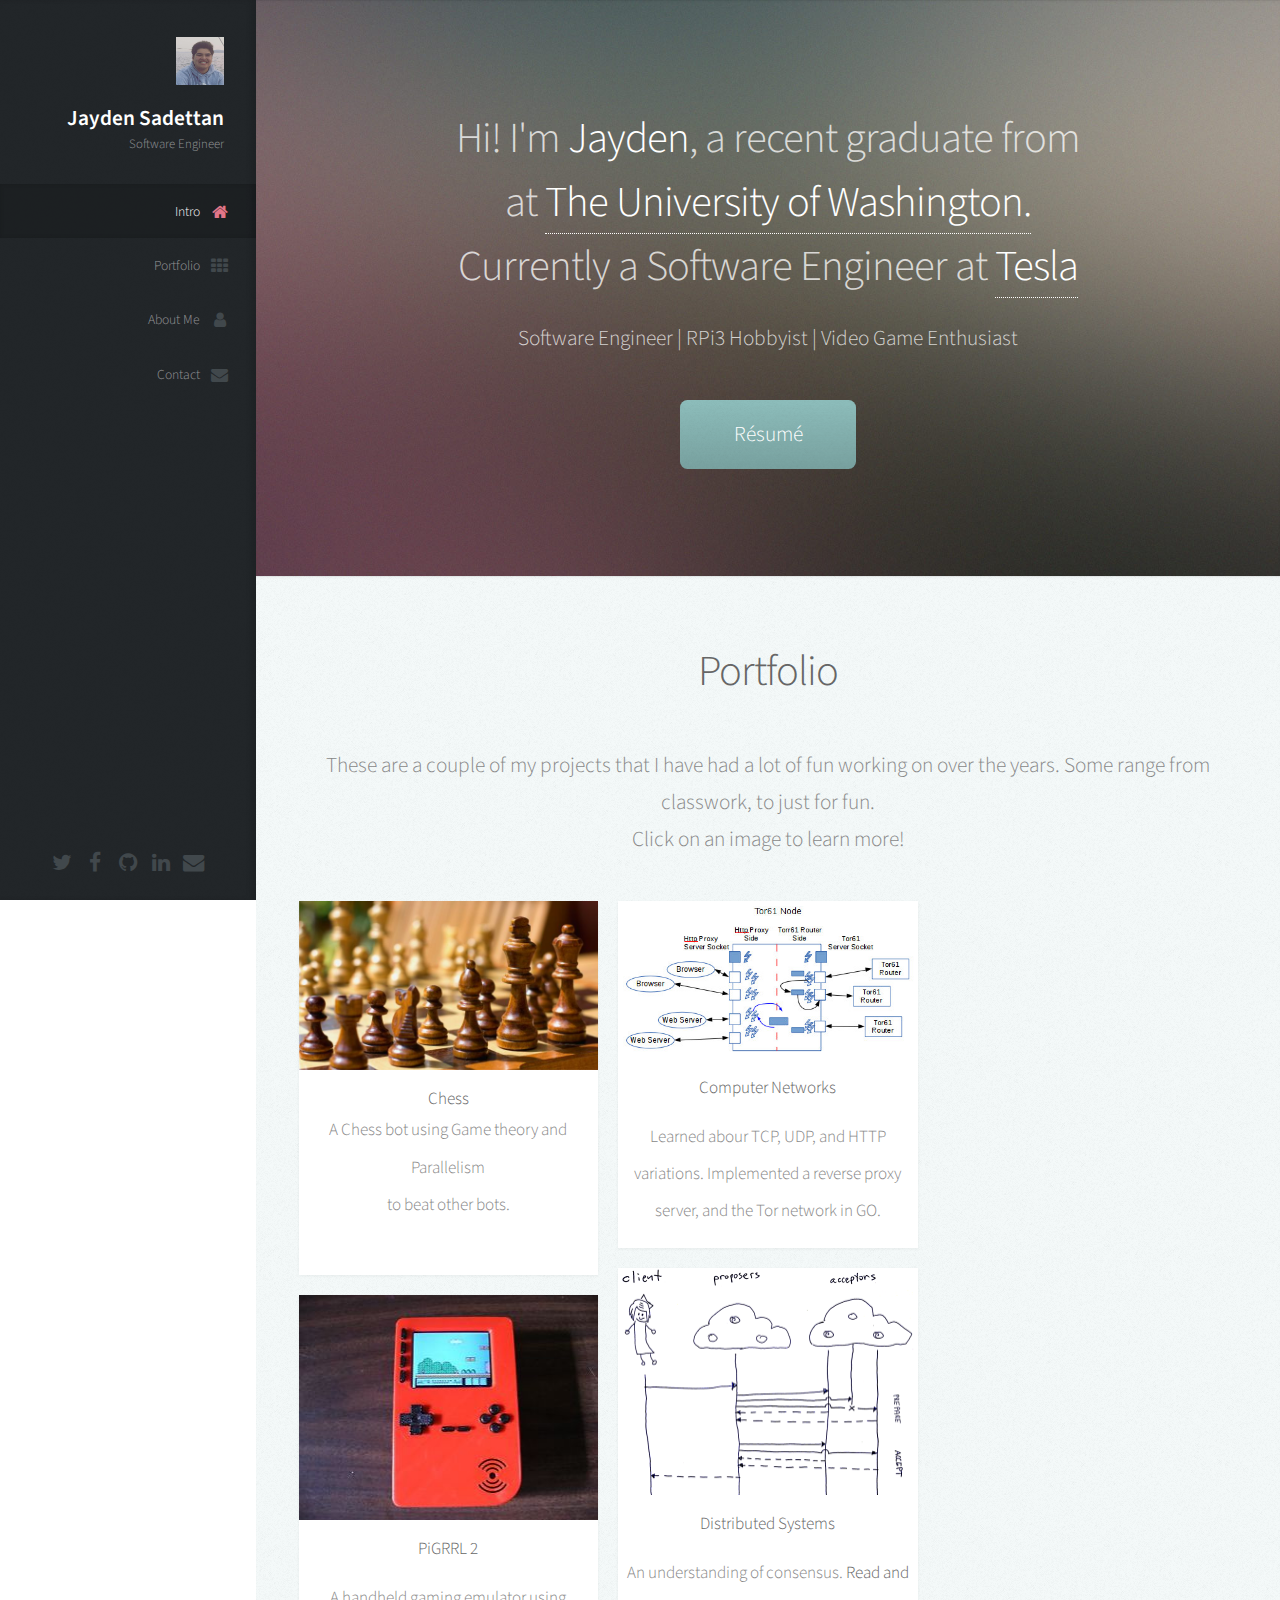
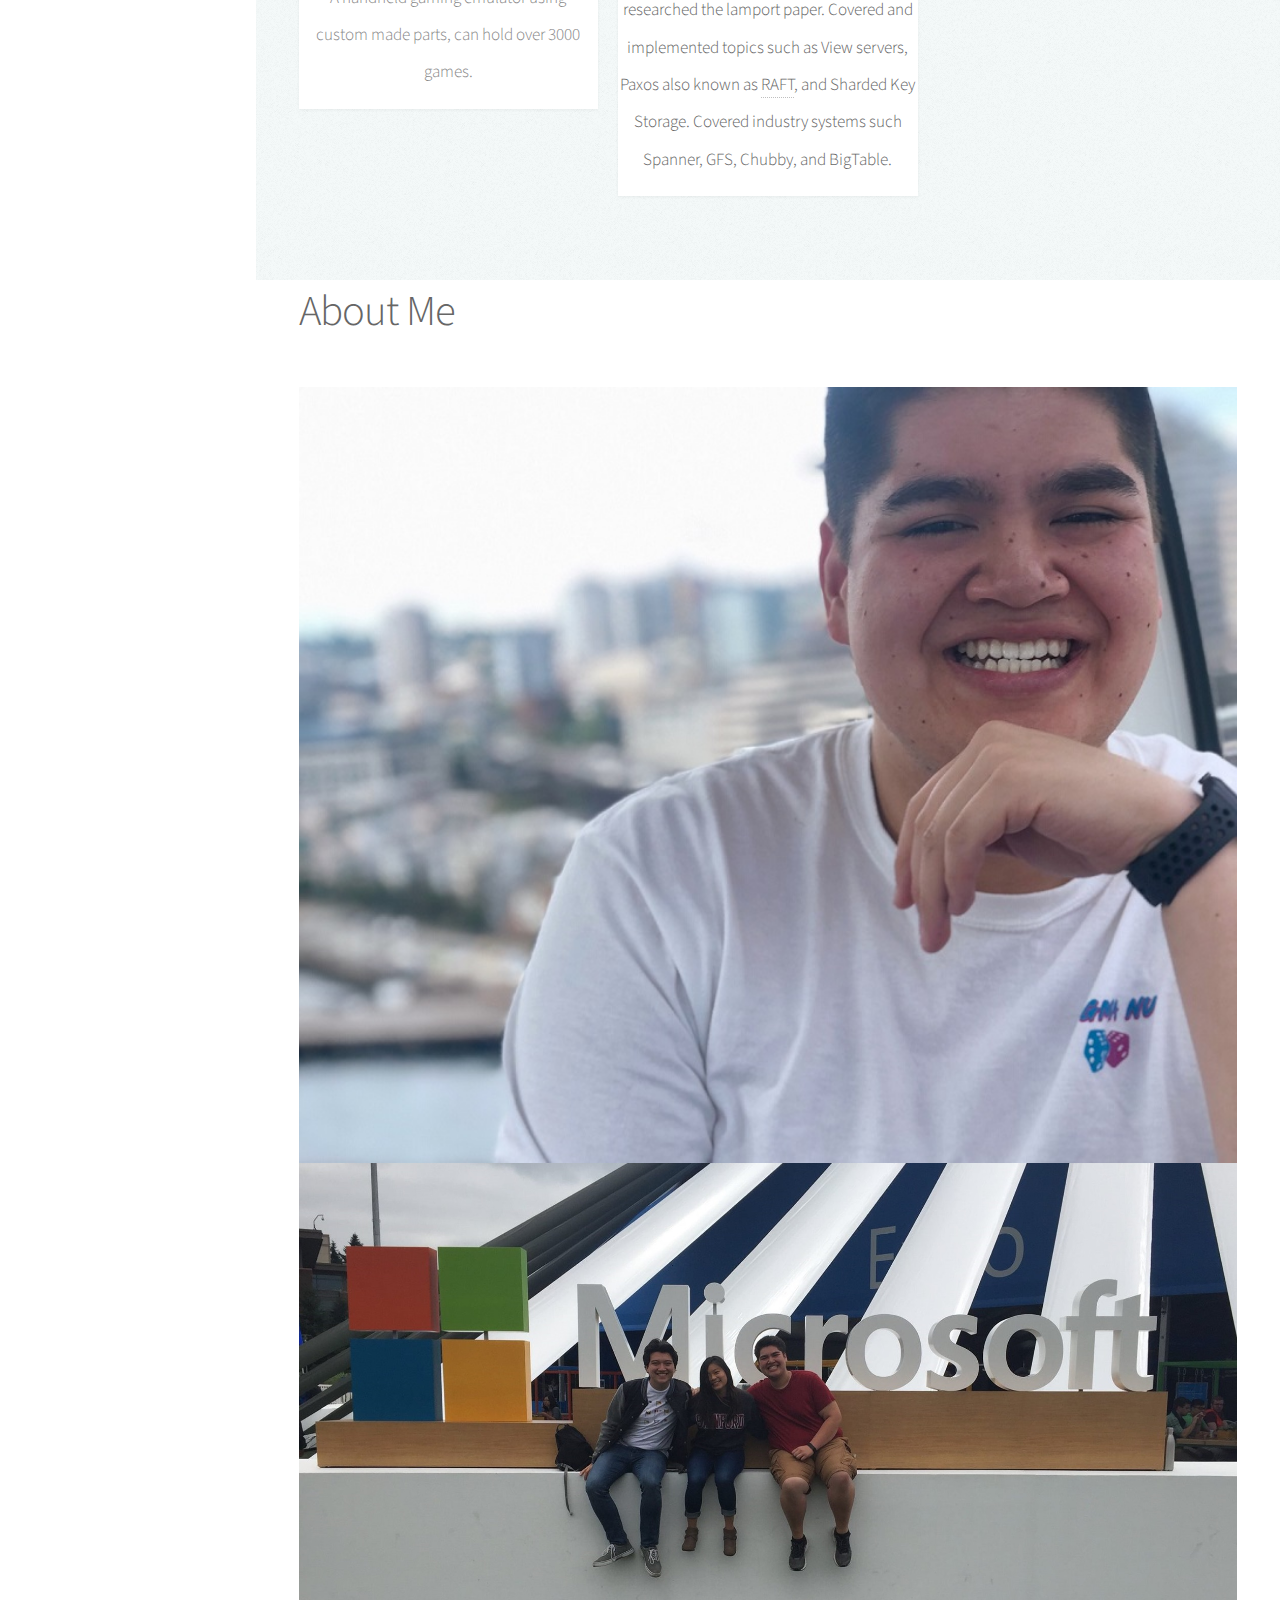
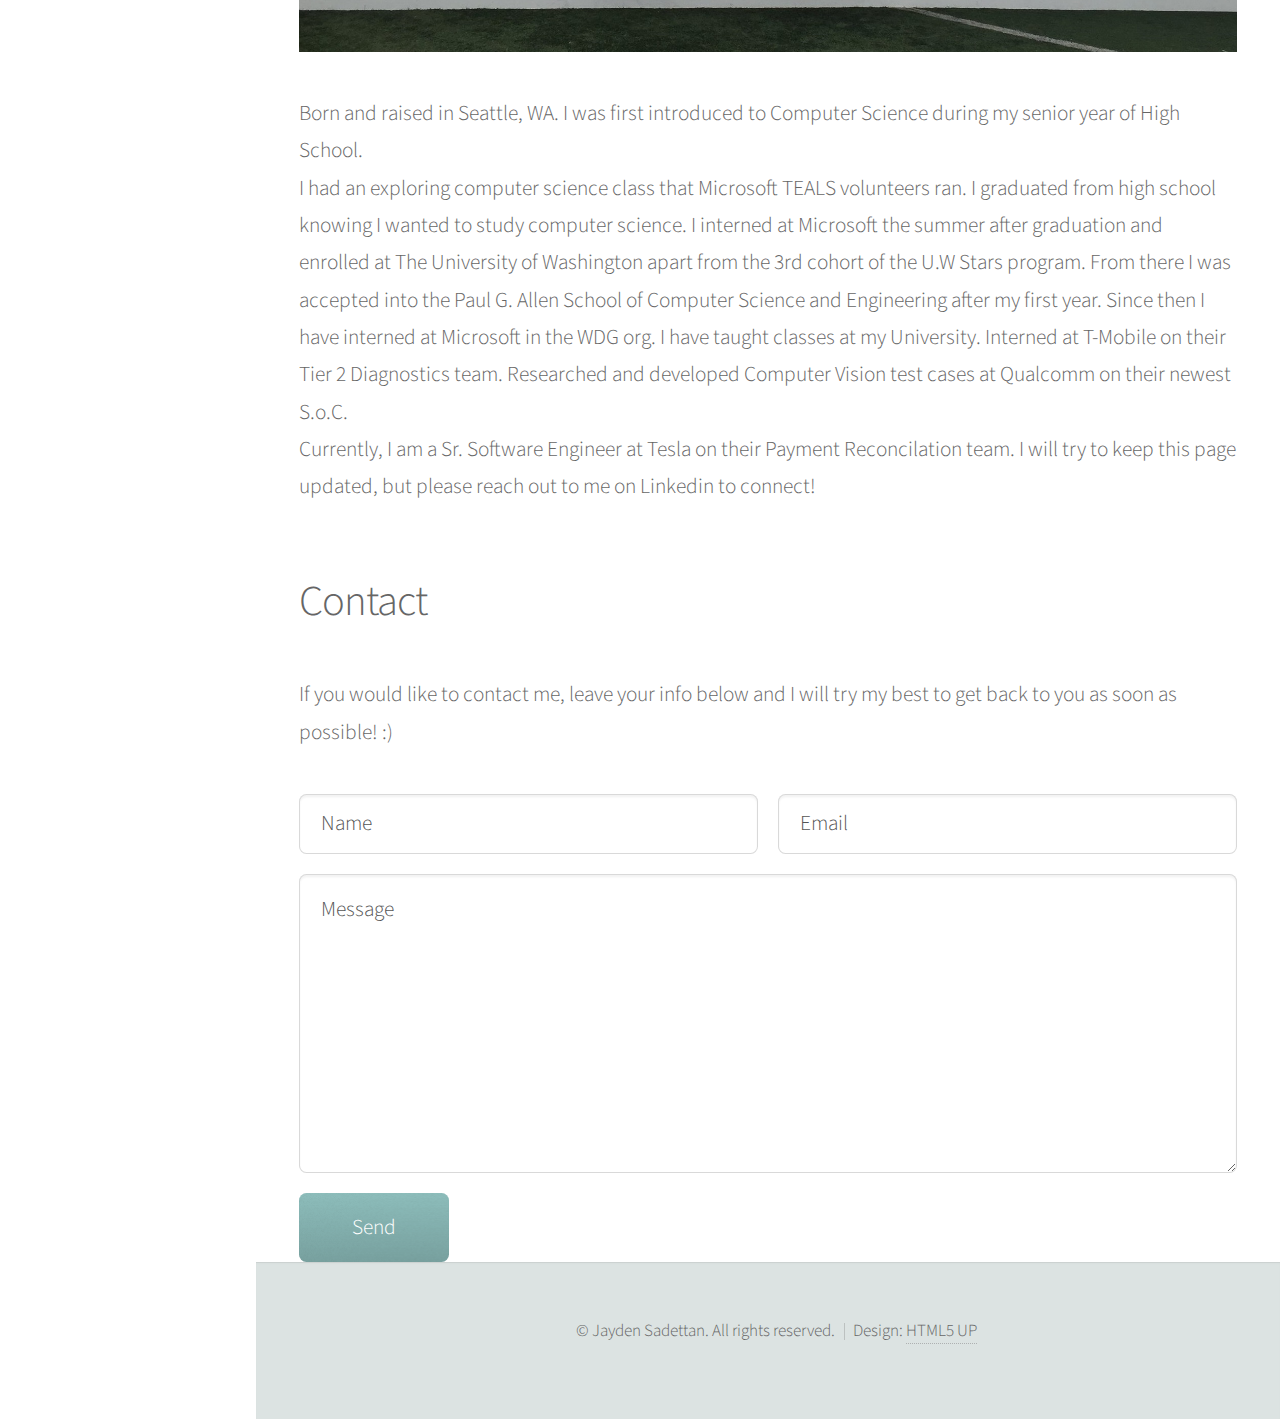
<file: index.html>
<!DOCTYPE HTML>
<!--
	Prologue by HTML5 UP
	html5up.net | @ajlkn
	Free for personal and commercial use under the CCA 3.0 license (html5up.net/license)
-->
<html>
	<head>
		<title>Jayden Sadettan</title>
		<link rel="SHORTCUT ICON" href="jayden.ico" type="image/x-icon" />
		<link rel="icon" href="jayden.ico" type="image/ico" />
		<meta charset="utf-8" />
		<meta name="viewport" content="width=device-width, initial-scale=1, user-scalable=no" />
		<meta name="google-site-verification" content="77uRRPDQAMk3LFwAulBMLuFWcBADPo8f1dS_6eEubFs" />
		<link rel="stylesheet" href="assets/css/main.css" />
	</head>
	<body class="is-preload">

		<!-- Header -->
			<div id="header">

				<div class="top">

					<!-- Logo -->
						<div id="logo">
							<span class="image avatar48"><img src="images/boatcrop.jpg" alt="" /></span>
							<h1 id="title">Jayden Sadettan</h1>
							<p>Software Engineer</p>
						</div>

					<!-- Nav -->
						<nav id="nav">
							<ul>
								<li><a href="#top" id="top-link"><span class="icon fa-home">Intro</span></a></li>
								<li><a href="#portfolio" id="portfolio-link"><span class="icon fa-th">Portfolio</span></a></li>
								<li><a href="#about" id="about-link"><span class="icon fa-user">About Me</span></a></li>
								<li><a href="#contact" id="contact-link"><span class="icon fa-envelope">Contact</span></a></li>
							</ul>
						</nav>

				</div>

				<div class="bottom">

					<!-- Social Icons -->
						<ul class="icons">
							<li><a target="_blank" rel="noopener noreferrer" href="https://twitter.com/JaydenSadettan" class="icon fa-twitter"><span class="label">Twitter</span></a></li>
							<li><a target="_blank" rel="noopener noreferrer" href="https://www.facebook.com/JaydenSadettan" class="icon fa-facebook"><span class="label">Facebook</span></a></li>
							<li><a target="_blank" rel="noopener noreferrer" href="https://www.github.com/jaydensadettan" class="icon fa-github"><span class="label">Github</span></a></li>
							<li><a target="_blank" rel="noopener noreferrer" href="https://www.linkedin.com/in/jaydensadettan/" class="icon fa-linkedin"><span class="label">Dribbble</span></a></li>
							<li><a target="_blank" rel="noopener noreferrer" href="mailto:jaysadettan@gmail.com" class="icon fa-envelope"><span class="label">Email</span></a></li>
						</ul>

				</div>

			</div>

		<!-- Main -->
			<div id="main">

				<!-- Intro -->
					<section id="top" class="one dark cover">
						<div class="container">

							<header>
								<h2 class="alt">Hi! I'm <strong>Jayden</strong>, a recent graduate from <br />
								at <a href="http://www.washington.edu/">The University of Washington.</a> <br /> 
								Currently a Software Engineer at <a href="https://www.tesla.com/">Tesla</a></h2>
								<p>Software Engineer | RPi3 Hobbyist | Video Game Enthusiast</p>
							</header>

							<footer>
								<a target="_blank" rel="noopener noreferrer" href="Resume.pdf" class="button scrolly">Résumé</a>
							</footer>

						</div>
					</section>

				<!-- Portfolio -->
					<section id="portfolio" class="two">
						<div class="container">

							<header>
								<h2>Portfolio</h2>
							</header>

							<p>These are a couple of my projects that I have had a lot of fun working on over the years.
								Some range from classwork, to just for fun. <br/>
								Click on an image to learn more! </p>

							<div class="row" >
								<div class="col-4 col-12-mobile">
									<article class="item">
										<a href="images/p3.pdf" class="image fit"><img src="images/chess.jpeg" alt="" /></a>
										<header>
											<a href="https://courses.cs.washington.edu/courses/cse332/18wi/assignments/projects/p3/spec3.pdf">
											<h3 >Chess</h3>
											<p> A Chess bot using Game theory and Parallelism <br /> to beat other bots.</p> 
											</a>
										</header>
									</article>
									<article class="item">
										<a href="https://learn.adafruit.com/pigrrl-2/overview" class="image fit"><img src="images/pigrrl2.jpg" alt="" /></a>
										<header>
											<h3 >PiGRRL 2</h3>
											<p> A handheld gaming emulator using <br />
											custom made parts, can hold over 3000 games.</p> 
										</header>
									</article>
								</div>
								<div class="col-4 col-12-mobile">
									<article class="item">
										<a href="https://courses.cs.washington.edu/courses/cse461/19sp/projects/projTor61/projTor61.html" class="image fit"><img src="images/tor.jpg" alt="" /></a>
										<header>
											<h3 >Computer Networks</h3>
											<p> Learned abour TCP, UDP, and HTTP variations. Implemented a reverse proxy server, and the Tor network in GO.</p> 
										</header>
									</article>
									<article class="item">
										<a href="https://courses.cs.washington.edu/courses/cse452/19sp/" class="image fit"><img src="images/paxos.png" alt="" /></a>
										<header>
											<h3 >Distributed Systems</h3>
											<p> An understanding of consensus. <b/>
											Read and researched the lamport paper. Covered and implemented topics such as View servers, Paxos also known as <a href="https://raft.github.io/">RAFT</a>, and Sharded Key Storage.
											Covered industry systems such Spanner, GFS, Chubby, and BigTable.
											</p> 
										</header>
									</article>
								</div>
							</div>
						</div>
					</section>

				<!-- About Me -->
					<section id="about" class="three">
						<div class="container">

							<header>
								<h2>About Me</h2>
							</header>
							<a class="image fit"><img src="images/me.JPG" alt="" /></a>
							<a class="image featured"><img src="images/Team.jpg" alt="" /></a>

							<p>Born and raised in Seattle, WA. I was first introduced to Computer Science during my senior year of High School. <br /> 
							I had an exploring computer science class that Microsoft TEALS volunteers ran. I graduated from high school knowing I wanted to study computer science. 
						I interned at Microsoft the summer after graduation and enrolled at The University of Washington apart from the 3rd cohort of the U.W Stars program. From there I was accepted into the Paul G. Allen School of Computer Science and Engineering after my first year. 
								Since then I have interned at Microsoft in the WDG org. I have taught classes at my University. Interned at T-Mobile on their Tier 2 Diagnostics team. Researched and developed Computer Vision test cases at Qualcomm on their newest S.o.C. <br /> 
						Currently, I am a Sr. Software Engineer at Tesla on their Payment Reconcilation team. I will try to keep this page updated, but please reach out to me on Linkedin to connect!</p>

						</div>
					</section>

				<!-- Contact -->
					<section id="contact" class="four">
						<div class="container">

							<header>
								<h2>Contact</h2>
							</header>

							<p>If you would like to contact me, leave your info below and I will try my best to get back to you as soon as possible! :) </p>

							<form action="https://formspree.io/jaysadettan@gmail.com" method="POST">
								<div class="row">
									<div class="col-6 col-12-mobile"><input type="text" name="name" placeholder="Name" /></div>
									<div class="col-6 col-12-mobile"><input type="text" name="_replyto" placeholder="Email" /></div>
									<div class="col-12">
										<textarea name="message" placeholder="Message"></textarea>
									</div>
									<div class="col-12">
										<input type="submit" value="Send" />
									</div>
								</div>
							</form>

						</div>
					</section>

			</div>

		<!-- Footer -->
			<div id="footer">

				<!-- Copyright -->
					<ul class="copyright">
						<li>&copy; Jayden Sadettan. All rights reserved.</li><li>Design: <a href="http://html5up.net">HTML5 UP</a></li>
					</ul>

			</div>

		<!-- Scripts -->
			<script src="assets/js/jquery.min.js"></script>
			<script src="assets/js/jquery.scrolly.min.js"></script>
			<script src="assets/js/jquery.scrollex.min.js"></script>
			<script src="assets/js/browser.min.js"></script>
			<script src="assets/js/breakpoints.min.js"></script>
			<script src="assets/js/util.js"></script>
			<script src="assets/js/main.js"></script>

	</body>
</html>
</file>
<file: assets/css/main.css>
@import url("font-awesome.min.css");
@import url("https://fonts.googleapis.com/css?family=Source+Sans+Pro:300,300italic,400,600");

/*
	Prologue by HTML5 UP
	html5up.net | @ajlkn
	Free for personal and commercial use under the CCA 3.0 license (html5up.net/license)
*/

html, body, div, span, applet, object,
iframe, h1, h2, h3, h4, h5, h6, p, blockquote,
pre, a, abbr, acronym, address, big, cite,
code, del, dfn, em, img, ins, kbd, q, s, samp,
small, strike, strong, sub, sup, tt, var, b,
u, i, center, dl, dt, dd, ol, ul, li, fieldset,
form, label, legend, table, caption, tbody,
tfoot, thead, tr, th, td, article, aside,
canvas, details, embed, figure, figcaption,
footer, header, hgroup, menu, nav, output, ruby,
section, summary, time, mark, audio, video {
	margin: 0;
	padding: 0;
	border: 0;
	font-size: 100%;
	font: inherit;
	vertical-align: baseline;}

article, aside, details, figcaption, figure,
footer, header, hgroup, menu, nav, section {
	display: block;}

body {
	line-height: 1;
}

ol, ul {
	list-style: none;
}

blockquote, q {
	quotes: none;
}

	blockquote:before, blockquote:after, q:before, q:after {
		content: '';
		content: none;
	}

table {
	border-collapse: collapse;
	border-spacing: 0;
}

body {
	-webkit-text-size-adjust: none;
}

mark {
	background-color: transparent;
	color: inherit;
}

input::-moz-focus-inner {
	border: 0;
	padding: 0;
}

input, select, textarea {
	-moz-appearance: none;
	-webkit-appearance: none;
	-ms-appearance: none;
	appearance: none;
}

/* Basic */

	html {
		box-sizing: border-box;
	}

	*, *:before, *:after {
		box-sizing: inherit;
	}

	body {
		background: #fff;
		font-family: 'Source Sans Pro', sans-serif;
		font-size: 19pt;
		font-weight: 300;
		line-height: 1.75em;
		color: #888;
	}

		body.is-preload *, body.is-preload *:before, body.is-preload *:after {
			-moz-animation: none !important;
			-webkit-animation: none !important;
			-ms-animation: none !important;
			animation: none !important;
			-moz-transition: none !important;
			-webkit-transition: none !important;
			-ms-transition: none !important;
			transition: none !important;
		}

	input, textarea, select {
		font-family: 'Source Sans Pro', sans-serif;
		font-size: 19pt;
		font-weight: 300;
		line-height: 1.75em;
		color: #888;
	}

	h1, h2, h3, h4, h5, h6 {
		font-weight: 300;
		color: #666;
		line-height: 1.5em;
	}

	h1 a, h2 a, h3 a, h4 a, h5 a, h6 a {
		color: inherit;
		text-decoration: none;
	}

		h1 a strong, h2 a strong, h3 a strong, h4 a strong, h5 a strong, h6 a strong {
			color: #333;
		}

	h2 {
		font-size: 2em;
		letter-spacing: -1px;
	}

		h2.alt {
			color: #888;
		}

			h2.alt strong {
				color: #666;
			}

	h3 {
		font-size: 1.5em;
	}

	header {
		margin: 0 0 2em 0;
	}

		header > p {
			margin: 1em 0 0 0;
		}

	footer {
		margin: 2em 0 0 0;
	}

	strong, b {
		font-weight: 300;
		color: #666;
	}

	em, i {
		font-style: italic;
	}

	a {
		text-decoration: none;
		color: inherit;
		border-bottom: dotted 1px rgba(128, 128, 128, 0.5);
		-moz-transition: color 0.35s ease-in-out, border-bottom-color 0.35s ease-in-out;
		-webkit-transition: color 0.35s ease-in-out, border-bottom-color 0.35s ease-in-out;
		-ms-transition: color 0.35s ease-in-out, border-bottom-color 0.35s ease-in-out;
		transition: color 0.35s ease-in-out, border-bottom-color 0.35s ease-in-out;
		outline: 0;
	}

		a:hover {
			color: #E27689;
			border-bottom-color: rgba(255, 255, 255, 0);
		}

	sub {
		position: relative;
		top: 0.5em;
		font-size: 0.8em;
	}

	sup {
		position: relative;
		top: -0.5em;
		font-size: 0.8em;
	}

	hr {
		border: 0;
		border-top: solid 1px #ddd;
	}

	blockquote {
		border-left: solid 0.5em #ddd;
		padding: 1em 0 1em 2em;
		font-style: italic;
	}

	p, ul, ol, dl, table {
		margin-bottom: 2em;
	}

	br.clear {
		clear: both;
	}

/* Container */

	.container {
		margin: 0 auto;
		max-width: 100%;
		width: 1400px;
	}

		@media screen and (min-width: 961px) and (max-width: 1880px) {

			.container {
				width: 1200px;
			}

		}

		@media screen and (min-width: 961px) and (max-width: 1620px) {

			.container {
				width: 960px;
			}

		}

		@media screen and (min-width: 961px) and (max-width: 1320px) {

			.container {
				width: 100%;
			}

		}

		@media screen and (max-width: 960px) {

			.container {
				width: 100%;
			}

		}

		@media screen and (max-width: 736px) {

			.container {
				width: 100%;
			}

		}

/* Row */

	.row {
		display: flex;
		flex-wrap: wrap;
		box-sizing: border-box;
		align-items: stretch;
	}

		.row > * {
			box-sizing: border-box;
		}

		.row.gtr-uniform > * > :last-child {
			margin-bottom: 0;
		}

		.row.aln-left {
			justify-content: flex-start;
		}

		.row.aln-center {
			justify-content: center;
		}

		.row.aln-right {
			justify-content: flex-end;
		}

		.row.aln-top {
			align-items: flex-start;
		}

		.row.aln-middle {
			align-items: center;
		}

		.row.aln-bottom {
			align-items: flex-end;
		}

		.row > .imp {
			order: -1;
		}

		.row > .col-1 {
			width: 8.3333333333%;
		}

		.row > .off-1 {
			margin-left: 8.3333333333%;
		}

		.row > .col-2 {
			width: 16.6666666667%;
		}

		.row > .off-2 {
			margin-left: 16.6666666667%;
		}

		.row > .col-3 {
			width: 25%;
		}

		.row > .off-3 {
			margin-left: 25%;
		}

		.row > .col-4 {
			width: 33.3333333333%;
		}

		.row > .off-4 {
			margin-left: 33.3333333333%;
		}

		.row > .col-5 {
			width: 41.6666666667%;
		}

		.row > .off-5 {
			margin-left: 41.6666666667%;
		}

		.row > .col-6 {
			width: 50%;
		}

		.row > .off-6 {
			margin-left: 50%;
		}

		.row > .col-7 {
			width: 58.3333333333%;
		}

		.row > .off-7 {
			margin-left: 58.3333333333%;
		}

		.row > .col-8 {
			width: 66.6666666667%;
		}

		.row > .off-8 {
			margin-left: 66.6666666667%;
		}

		.row > .col-9 {
			width: 75%;
		}

		.row > .off-9 {
			margin-left: 75%;
		}

		.row > .col-10 {
			width: 83.3333333333%;
		}

		.row > .off-10 {
			margin-left: 83.3333333333%;
		}

		.row > .col-11 {
			width: 91.6666666667%;
		}

		.row > .off-11 {
			margin-left: 91.6666666667%;
		}

		.row > .col-12 {
		    display: block;
			margin-left: auto;
    		margin-right: auto;
			width: 100%;
		}

		.row > .off-12 {
			margin-left: 100%;
		}

		.row.gtr-0 {
			margin-top: 0px;
			margin-left: 0px;
		}

			.row.gtr-0 > * {
				padding: 0px 0 0 0px;
			}

			.row.gtr-0.gtr-uniform {
				margin-top: 0px;
			}

				.row.gtr-0.gtr-uniform > * {
					padding-top: 0px;
				}

		.row.gtr-25 {
			margin-top: -10px;
			margin-left: -10px;
		}

			.row.gtr-25 > * {
				padding: 10px 0 0 10px;
			}

			.row.gtr-25.gtr-uniform {
				margin-top: -10px;
			}

				.row.gtr-25.gtr-uniform > * {
					padding-top: 10px;
				}

		.row.gtr-50 {
			margin-top: -20px;
			margin-left: -20px;
		}

			.row.gtr-50 > * {
				padding: 20px 0 0 20px;
			}

			.row.gtr-50.gtr-uniform {
				margin-top: -20px;
			}

				.row.gtr-50.gtr-uniform > * {
					padding-top: 20px;
				}

		.row {
			margin-top: -40px;
			margin-left: -40px;
		}

			.row > * {
				padding: 40px 0 0 40px;
			}

			.row.gtr-uniform {
				margin-top: -40px;
			}

				.row.gtr-uniform > * {
					padding-top: 40px;
				}

		.row.gtr-150 {
			margin-top: -60px;
			margin-left: -60px;
		}

			.row.gtr-150 > * {
				padding: 60px 0 0 60px;
			}

			.row.gtr-150.gtr-uniform {
				margin-top: -60px;
			}

				.row.gtr-150.gtr-uniform > * {
					padding-top: 60px;
				}

		.row.gtr-200 {
			margin-top: -80px;
			margin-left: -80px;
		}

			.row.gtr-200 > * {
				padding: 80px 0 0 80px;
			}

			.row.gtr-200.gtr-uniform {
				margin-top: -80px;
			}

				.row.gtr-200.gtr-uniform > * {
					padding-top: 80px;
				}

		@media screen and (min-width: 961px) and (max-width: 1880px) {

			.row {
				display: flex;
				flex-wrap: wrap;
				box-sizing: border-box;
				align-items: stretch;
			}

				.row > * {
					box-sizing: border-box;
				}

				.row.gtr-uniform > * > :last-child {
					margin-bottom: 0;
				}

				.row.aln-left {
					justify-content: flex-start;
				}

				.row.aln-center {
					justify-content: center;
				}

				.row.aln-right {
					justify-content: flex-end;
				}

				.row.aln-top {
					align-items: flex-start;
				}

				.row.aln-middle {
					align-items: center;
				}

				.row.aln-bottom {
					align-items: flex-end;
				}

				.row > .imp-wide {
					order: -1;
				}

				.row > .col-1-wide {
					width: 8.3333333333%;
				}

				.row > .off-1-wide {
					margin-left: 8.3333333333%;
				}

				.row > .col-2-wide {
					width: 16.6666666667%;
				}

				.row > .off-2-wide {
					margin-left: 16.6666666667%;
				}

				.row > .col-3-wide {
					width: 25%;
				}

				.row > .off-3-wide {
					margin-left: 25%;
				}

				.row > .col-4-wide {
					width: 33.3333333333%;
				}

				.row > .off-4-wide {
					margin-left: 33.3333333333%;
				}

				.row > .col-5-wide {
					width: 41.6666666667%;
				}

				.row > .off-5-wide {
					margin-left: 41.6666666667%;
				}

				.row > .col-6-wide {
					width: 50%;
				}

				.row > .off-6-wide {
					margin-left: 50%;
				}

				.row > .col-7-wide {
					width: 58.3333333333%;
				}

				.row > .off-7-wide {
					margin-left: 58.3333333333%;
				}

				.row > .col-8-wide {
					width: 66.6666666667%;
				}

				.row > .off-8-wide {
					margin-left: 66.6666666667%;
				}

				.row > .col-9-wide {
					width: 75%;
				}

				.row > .off-9-wide {
					margin-left: 75%;
				}

				.row > .col-10-wide {
					width: 83.3333333333%;
				}

				.row > .off-10-wide {
					margin-left: 83.3333333333%;
				}

				.row > .col-11-wide {
					width: 91.6666666667%;
				}

				.row > .off-11-wide {
					margin-left: 91.6666666667%;
				}

				.row > .col-12-wide {
					width: 100%;
				}

				.row > .off-12-wide {
					margin-left: 100%;
				}

				.row.gtr-0 {
					margin-top: 0px;
					margin-left: 0px;
				}

					.row.gtr-0 > * {
						padding: 0px 0 0 0px;
					}

					.row.gtr-0.gtr-uniform {
						margin-top: 0px;
					}

						.row.gtr-0.gtr-uniform > * {
							padding-top: 0px;
						}

				.row.gtr-25 {
					margin-top: -10px;
					margin-left: -10px;
				}

					.row.gtr-25 > * {
						padding: 10px 0 0 10px;
					}

					.row.gtr-25.gtr-uniform {
						margin-top: -10px;
					}

						.row.gtr-25.gtr-uniform > * {
							padding-top: 10px;
						}

				.row.gtr-50 {
					margin-top: -20px;
					margin-left: -20px;
				}

					.row.gtr-50 > * {
						padding: 20px 0 0 20px;
					}

					.row.gtr-50.gtr-uniform {
						margin-top: -20px;
					}

						.row.gtr-50.gtr-uniform > * {
							padding-top: 20px;
						}

				.row {
					margin-top: -40px;
					margin-left: -40px;
				}

					.row > * {
						padding: 40px 0 0 40px;
					}

					.row.gtr-uniform {
						margin-top: -40px;
					}

						.row.gtr-uniform > * {
							padding-top: 40px;
						}

				.row.gtr-150 {
					margin-top: -60px;
					margin-left: -60px;
				}

					.row.gtr-150 > * {
						padding: 60px 0 0 60px;
					}

					.row.gtr-150.gtr-uniform {
						margin-top: -60px;
					}

						.row.gtr-150.gtr-uniform > * {
							padding-top: 60px;
						}

				.row.gtr-200 {
					margin-top: -80px;
					margin-left: -80px;
				}

					.row.gtr-200 > * {
						padding: 80px 0 0 80px;
					}

					.row.gtr-200.gtr-uniform {
						margin-top: -80px;
					}

						.row.gtr-200.gtr-uniform > * {
							padding-top: 80px;
						}

		}

		@media screen and (min-width: 961px) and (max-width: 1620px) {

			.row {
				display: flex;
				flex-wrap: wrap;
				box-sizing: border-box;
				align-items: stretch;
			}

				.row > * {
					box-sizing: border-box;
				}

				.row.gtr-uniform > * > :last-child {
					margin-bottom: 0;
				}

				.row.aln-left {
					justify-content: flex-start;
				}

				.row.aln-center {
					justify-content: center;
				}

				.row.aln-right {
					justify-content: flex-end;
				}

				.row.aln-top {
					align-items: flex-start;
				}

				.row.aln-middle {
					align-items: center;
				}

				.row.aln-bottom {
					align-items: flex-end;
				}

				.row > .imp-normal {
					order: -1;
				}

				.row > .col-1-normal {
					width: 8.3333333333%;
				}

				.row > .off-1-normal {
					margin-left: 8.3333333333%;
				}

				.row > .col-2-normal {
					width: 16.6666666667%;
				}

				.row > .off-2-normal {
					margin-left: 16.6666666667%;
				}

				.row > .col-3-normal {
					width: 25%;
				}

				.row > .off-3-normal {
					margin-left: 25%;
				}

				.row > .col-4-normal {
					width: 33.3333333333%;
				}

				.row > .off-4-normal {
					margin-left: 33.3333333333%;
				}

				.row > .col-5-normal {
					width: 41.6666666667%;
				}

				.row > .off-5-normal {
					margin-left: 41.6666666667%;
				}

				.row > .col-6-normal {
					width: 50%;
				}

				.row > .off-6-normal {
					margin-left: 50%;
				}

				.row > .col-7-normal {
					width: 58.3333333333%;
				}

				.row > .off-7-normal {
					margin-left: 58.3333333333%;
				}

				.row > .col-8-normal {
					width: 66.6666666667%;
				}

				.row > .off-8-normal {
					margin-left: 66.6666666667%;
				}

				.row > .col-9-normal {
					width: 75%;
				}

				.row > .off-9-normal {
					margin-left: 75%;
				}

				.row > .col-10-normal {
					width: 83.3333333333%;
				}

				.row > .off-10-normal {
					margin-left: 83.3333333333%;
				}

				.row > .col-11-normal {
					width: 91.6666666667%;
				}

				.row > .off-11-normal {
					margin-left: 91.6666666667%;
				}

				.row > .col-12-normal {
					width: 100%;
				}

				.row > .off-12-normal {
					margin-left: 100%;
				}

				.row.gtr-0 {
					margin-top: 0px;
					margin-left: 0px;
				}

					.row.gtr-0 > * {
						padding: 0px 0 0 0px;
					}

					.row.gtr-0.gtr-uniform {
						margin-top: 0px;
					}

						.row.gtr-0.gtr-uniform > * {
							padding-top: 0px;
						}

				.row.gtr-25 {
					margin-top: -10px;
					margin-left: -10px;
				}

					.row.gtr-25 > * {
						padding: 10px 0 0 10px;
					}

					.row.gtr-25.gtr-uniform {
						margin-top: -10px;
					}

						.row.gtr-25.gtr-uniform > * {
							padding-top: 10px;
						}

				.row.gtr-50 {
					margin-top: -20px;
					margin-left: -20px;
				}

					.row.gtr-50 > * {
						padding: 20px 0 0 20px;
					}

					.row.gtr-50.gtr-uniform {
						margin-top: -20px;
					}

						.row.gtr-50.gtr-uniform > * {
							padding-top: 20px;
						}

				.row {
					margin-top: -40px;
					margin-left: -40px;
				}

					.row > * {
						padding: 40px 0 0 40px;
					}

					.row.gtr-uniform {
						margin-top: -40px;
					}

						.row.gtr-uniform > * {
							padding-top: 40px;
						}

				.row.gtr-150 {
					margin-top: -60px;
					margin-left: -60px;
				}

					.row.gtr-150 > * {
						padding: 60px 0 0 60px;
					}

					.row.gtr-150.gtr-uniform {
						margin-top: -60px;
					}

						.row.gtr-150.gtr-uniform > * {
							padding-top: 60px;
						}

				.row.gtr-200 {
					margin-top: -80px;
					margin-left: -80px;
				}

					.row.gtr-200 > * {
						padding: 80px 0 0 80px;
					}

					.row.gtr-200.gtr-uniform {
						margin-top: -80px;
					}

						.row.gtr-200.gtr-uniform > * {
							padding-top: 80px;
						}

		}

		@media screen and (min-width: 961px) and (max-width: 1320px) {

			.row {
				display: flex;
				flex-wrap: wrap;
				box-sizing: border-box;
				align-items: stretch;
			}

				.row > * {
					box-sizing: border-box;
				}

				.row.gtr-uniform > * > :last-child {
					margin-bottom: 0;
				}

				.row.aln-left {
					justify-content: flex-start;
				}

				.row.aln-center {
					justify-content: center;
				}

				.row.aln-right {
					justify-content: flex-end;
				}

				.row.aln-top {
					align-items: flex-start;
				}

				.row.aln-middle {
					align-items: center;
				}

				.row.aln-bottom {
					align-items: flex-end;
				}

				.row > .imp-narrow {
					order: -1;
				}

				.row > .col-1-narrow {
					width: 8.3333333333%;
				}

				.row > .off-1-narrow {
					margin-left: 8.3333333333%;
				}

				.row > .col-2-narrow {
					width: 16.6666666667%;
				}

				.row > .off-2-narrow {
					margin-left: 16.6666666667%;
				}

				.row > .col-3-narrow {
					width: 25%;
				}

				.row > .off-3-narrow {
					margin-left: 25%;
				}

				.row > .col-4-narrow {
					width: 33.3333333333%;
				}

				.row > .off-4-narrow {
					margin-left: 33.3333333333%;
				}

				.row > .col-5-narrow {
					width: 41.6666666667%;
				}

				.row > .off-5-narrow {
					margin-left: 41.6666666667%;
				}

				.row > .col-6-narrow {
					width: 50%;
				}

				.row > .off-6-narrow {
					margin-left: 50%;
				}

				.row > .col-7-narrow {
					width: 58.3333333333%;
				}

				.row > .off-7-narrow {
					margin-left: 58.3333333333%;
				}

				.row > .col-8-narrow {
					width: 66.6666666667%;
				}

				.row > .off-8-narrow {
					margin-left: 66.6666666667%;
				}

				.row > .col-9-narrow {
					width: 75%;
				}

				.row > .off-9-narrow {
					margin-left: 75%;
				}

				.row > .col-10-narrow {
					width: 83.3333333333%;
				}

				.row > .off-10-narrow {
					margin-left: 83.3333333333%;
				}

				.row > .col-11-narrow {
					width: 91.6666666667%;
				}

				.row > .off-11-narrow {
					margin-left: 91.6666666667%;
				}

				.row > .col-12-narrow {
					width: 100%;
				}

				.row > .off-12-narrow {
					margin-left: 100%;
				}

				.row.gtr-0 {
					margin-top: 0px;
					margin-left: 0px;
				}

					.row.gtr-0 > * {
						padding: 0px 0 0 0px;
					}

					.row.gtr-0.gtr-uniform {
						margin-top: 0px;
					}

						.row.gtr-0.gtr-uniform > * {
							padding-top: 0px;
						}

				.row.gtr-25 {
					margin-top: -5px;
					margin-left: -5px;
				}

					.row.gtr-25 > * {
						padding: 5px 0 0 5px;
					}

					.row.gtr-25.gtr-uniform {
						margin-top: -5px;
					}

						.row.gtr-25.gtr-uniform > * {
							padding-top: 5px;
						}

				.row.gtr-50 {
					margin-top: -10px;
					margin-left: -10px;
				}

					.row.gtr-50 > * {
						padding: 10px 0 0 10px;
					}

					.row.gtr-50.gtr-uniform {
						margin-top: -10px;
					}

						.row.gtr-50.gtr-uniform > * {
							padding-top: 10px;
						}

				.row {
					margin-top: -20px;
					margin-left: -20px;
				}

					.row > * {
						padding: 20px 0 0 20px;
					}

					.row.gtr-uniform {
						margin-top: -20px;
					}

						.row.gtr-uniform > * {
							padding-top: 20px;
						}

				.row.gtr-150 {
					margin-top: -30px;
					margin-left: -30px;
				}

					.row.gtr-150 > * {
						padding: 30px 0 0 30px;
					}

					.row.gtr-150.gtr-uniform {
						margin-top: -30px;
					}

						.row.gtr-150.gtr-uniform > * {
							padding-top: 30px;
						}

				.row.gtr-200 {
					margin-top: -40px;
					margin-left: -40px;
				}

					.row.gtr-200 > * {
						padding: 40px 0 0 40px;
					}

					.row.gtr-200.gtr-uniform {
						margin-top: -40px;
					}

						.row.gtr-200.gtr-uniform > * {
							padding-top: 40px;
						}

		}

		@media screen and (max-width: 960px) {

			.row {
				display: flex;
				flex-wrap: wrap;
				box-sizing: border-box;
				align-items: stretch;
			}

				.row > * {
					box-sizing: border-box;
				}

				.row.gtr-uniform > * > :last-child {
					margin-bottom: 0;
				}

				.row.aln-left {
					justify-content: flex-start;
				}

				.row.aln-center {
					justify-content: center;
				}

				.row.aln-right {
					justify-content: flex-end;
				}

				.row.aln-top {
					align-items: flex-start;
				}

				.row.aln-middle {
					align-items: center;
				}

				.row.aln-bottom {
					align-items: flex-end;
				}

				.row > .imp-narrower {
					order: -1;
				}

				.row > .col-1-narrower {
					width: 8.3333333333%;
				}

				.row > .off-1-narrower {
					margin-left: 8.3333333333%;
				}

				.row > .col-2-narrower {
					width: 16.6666666667%;
				}

				.row > .off-2-narrower {
					margin-left: 16.6666666667%;
				}

				.row > .col-3-narrower {
					width: 25%;
				}

				.row > .off-3-narrower {
					margin-left: 25%;
				}

				.row > .col-4-narrower {
					width: 33.3333333333%;
				}

				.row > .off-4-narrower {
					margin-left: 33.3333333333%;
				}

				.row > .col-5-narrower {
					width: 41.6666666667%;
				}

				.row > .off-5-narrower {
					margin-left: 41.6666666667%;
				}

				.row > .col-6-narrower {
					width: 50%;
				}

				.row > .off-6-narrower {
					margin-left: 50%;
				}

				.row > .col-7-narrower {
					width: 58.3333333333%;
				}

				.row > .off-7-narrower {
					margin-left: 58.3333333333%;
				}

				.row > .col-8-narrower {
					width: 66.6666666667%;
				}

				.row > .off-8-narrower {
					margin-left: 66.6666666667%;
				}

				.row > .col-9-narrower {
					width: 75%;
				}

				.row > .off-9-narrower {
					margin-left: 75%;
				}

				.row > .col-10-narrower {
					width: 83.3333333333%;
				}

				.row > .off-10-narrower {
					margin-left: 83.3333333333%;
				}

				.row > .col-11-narrower {
					width: 91.6666666667%;
				}

				.row > .off-11-narrower {
					margin-left: 91.6666666667%;
				}

				.row > .col-12-narrower {
					width: 100%;
				}

				.row > .off-12-narrower {
					margin-left: 100%;
				}

				.row.gtr-0 {
					margin-top: 0px;
					margin-left: 0px;
				}

					.row.gtr-0 > * {
						padding: 0px 0 0 0px;
					}

					.row.gtr-0.gtr-uniform {
						margin-top: 0px;
					}

						.row.gtr-0.gtr-uniform > * {
							padding-top: 0px;
						}

				.row.gtr-25 {
					margin-top: -5px;
					margin-left: -5px;
				}

					.row.gtr-25 > * {
						padding: 5px 0 0 5px;
					}

					.row.gtr-25.gtr-uniform {
						margin-top: -5px;
					}

						.row.gtr-25.gtr-uniform > * {
							padding-top: 5px;
						}

				.row.gtr-50 {
					margin-top: -10px;
					margin-left: -10px;
				}

					.row.gtr-50 > * {
						padding: 10px 0 0 10px;
					}

					.row.gtr-50.gtr-uniform {
						margin-top: -10px;
					}

						.row.gtr-50.gtr-uniform > * {
							padding-top: 10px;
						}

				.row {
					margin-top: -20px;
					margin-left: -20px;
				}

					.row > * {
						padding: 20px 0 0 20px;
					}

					.row.gtr-uniform {
						margin-top: -20px;
					}

						.row.gtr-uniform > * {
							padding-top: 20px;
						}

				.row.gtr-150 {
					margin-top: -30px;
					margin-left: -30px;
				}

					.row.gtr-150 > * {
						padding: 30px 0 0 30px;
					}

					.row.gtr-150.gtr-uniform {
						margin-top: -30px;
					}

						.row.gtr-150.gtr-uniform > * {
							padding-top: 30px;
						}

				.row.gtr-200 {
					margin-top: -40px;
					margin-left: -40px;
				}

					.row.gtr-200 > * {
						padding: 40px 0 0 40px;
					}

					.row.gtr-200.gtr-uniform {
						margin-top: -40px;
					}

						.row.gtr-200.gtr-uniform > * {
							padding-top: 40px;
						}

		}

		@media screen and (max-width: 736px) {

			.row {
				display: flex;
				flex-wrap: wrap;
				box-sizing: border-box;
				align-items: stretch;
			}

				.row > * {
					box-sizing: border-box;
				}

				.row.gtr-uniform > * > :last-child {
					margin-bottom: 0;
				}

				.row.aln-left {
					justify-content: flex-start;
				}

				.row.aln-center {
					justify-content: center;
				}

				.row.aln-right {
					justify-content: flex-end;
				}

				.row.aln-top {
					align-items: flex-start;
				}

				.row.aln-middle {
					align-items: center;
				}

				.row.aln-bottom {
					align-items: flex-end;
				}

				.row > .imp-mobile {
					order: -1;
				}

				.row > .col-1-mobile {
					width: 8.3333333333%;
				}

				.row > .off-1-mobile {
					margin-left: 8.3333333333%;
				}

				.row > .col-2-mobile {
					width: 16.6666666667%;
				}

				.row > .off-2-mobile {
					margin-left: 16.6666666667%;
				}

				.row > .col-3-mobile {
					width: 25%;
				}

				.row > .off-3-mobile {
					margin-left: 25%;
				}

				.row > .col-4-mobile {
					width: 33.3333333333%;
				}

				.row > .off-4-mobile {
					margin-left: 33.3333333333%;
				}

				.row > .col-5-mobile {
					width: 41.6666666667%;
				}

				.row > .off-5-mobile {
					margin-left: 41.6666666667%;
				}

				.row > .col-6-mobile {
					width: 50%;
				}

				.row > .off-6-mobile {
					margin-left: 50%;
				}

				.row > .col-7-mobile {
					width: 58.3333333333%;
				}

				.row > .off-7-mobile {
					margin-left: 58.3333333333%;
				}

				.row > .col-8-mobile {
					width: 66.6666666667%;
				}

				.row > .off-8-mobile {
					margin-left: 66.6666666667%;
				}

				.row > .col-9-mobile {
					width: 75%;
				}

				.row > .off-9-mobile {
					margin-left: 75%;
				}

				.row > .col-10-mobile {
					width: 83.3333333333%;
				}

				.row > .off-10-mobile {
					margin-left: 83.3333333333%;
				}

				.row > .col-11-mobile {
					width: 91.6666666667%;
				}

				.row > .off-11-mobile {
					margin-left: 91.6666666667%;
				}

				.row > .col-12-mobile {
					width: 100%;
				}

				.row > .off-12-mobile {
					margin-left: 100%;
				}

				.row.gtr-0 {
					margin-top: 0px;
					margin-left: 0px;
				}

					.row.gtr-0 > * {
						padding: 0px 0 0 0px;
					}

					.row.gtr-0.gtr-uniform {
						margin-top: 0px;
					}

						.row.gtr-0.gtr-uniform > * {
							padding-top: 0px;
						}

				.row.gtr-25 {
					margin-top: -5px;
					margin-left: -5px;
				}

					.row.gtr-25 > * {
						padding: 5px 0 0 5px;
					}

					.row.gtr-25.gtr-uniform {
						margin-top: -5px;
					}

						.row.gtr-25.gtr-uniform > * {
							padding-top: 5px;
						}

				.row.gtr-50 {
					margin-top: -10px;
					margin-left: -10px;
				}

					.row.gtr-50 > * {
						padding: 10px 0 0 10px;
					}

					.row.gtr-50.gtr-uniform {
						margin-top: -10px;
					}

						.row.gtr-50.gtr-uniform > * {
							padding-top: 10px;
						}

				.row {
					margin-top: -20px;
					margin-left: -20px;
				}

					.row > * {
						padding: 20px 0 0 20px;
					}

					.row.gtr-uniform {
						margin-top: -20px;
					}

						.row.gtr-uniform > * {
							padding-top: 20px;
						}

				.row.gtr-150 {
					margin-top: -30px;
					margin-left: -30px;
				}

					.row.gtr-150 > * {
						padding: 30px 0 0 30px;
					}

					.row.gtr-150.gtr-uniform {
						margin-top: -30px;
					}

						.row.gtr-150.gtr-uniform > * {
							padding-top: 30px;
						}

				.row.gtr-200 {
					margin-top: -40px;
					margin-left: -40px;
				}

					.row.gtr-200 > * {
						padding: 40px 0 0 40px;
					}

					.row.gtr-200.gtr-uniform {
						margin-top: -40px;
					}

						.row.gtr-200.gtr-uniform > * {
							padding-top: 40px;
						}

		}

/* Sections/Article */

	section, article {
		margin-bottom: 3em;
	}

		section > :last-child,
		section > .container, section:last-child, article > :last-child,
		article > .container, article:last-child {
			margin-bottom: 0;
		}

		.row > section, .row > article {
			margin-bottom: 0;
		}

/* Image */

	.image {
		display: inline-block;
		border: 0;
	}

		.image img {
			display: block;
			width: 100%;
		}

		.image.avatar48 {
			width: 48px;
			height: 48px;
			background: #f00;
		}

			.image.avatar48 img {
				width: 48px;
				height: 48px;
			}

		.image.fit {
			display: block;
			width: 100%;
		}

		.image.featured {
			display: block;
			width: 100%;
			margin: 0 0 2em 0;
		}

		.image.left {
			float: left;
			margin: 0 2em 2em 0;
		}

		.image.centered {
			display: block;
			margin: 0 0 2em 0;
		}

			.image.centered img {
				margin: 0 auto;
				width: auto;
			}

/* List */

	ul {
		list-style: disc;
		padding-left: 1em;
	}

		ul li {
			padding-left: 0.5em;
		}

	ol {
		list-style: decimal;
		padding-left: 1.25em;
	}

		ol li {
			padding-left: 0.25em;
		}

/* Icons */

	ul.icons {
		cursor: default;
		list-style: none;
		padding-left: 0;
	}

		ul.icons li {
			display: inline-block;
			padding-left: 0;
		}

		ul.icons a {
			display: inline-block;
			width: 2em;
			height: 2em;
			line-height: 2em;
			text-align: center;
			border: 0;
		}

/* Form */

	form label {
		display: block;
		text-align: left;
		margin-bottom: 0.5em;
	}

	form input[type="text"],
	form input[type="email"],
	form input[type="password"],
	form select,
	form textarea {
		position: relative;
		-webkit-appearance: none;
		display: block;
		border: 0;
		outline: 0;
		background: #fff;
		background: rgba(255, 255, 255, 0.75);
		width: 100%;
		border-radius: 0.35em;
		padding: 0.75em 1em 0.75em 1em;
		box-shadow: inset 0 0.1em 0.1em 0 rgba(0, 0, 0, 0.05);
		border: solid 1px rgba(0, 0, 0, 0.15);
		-moz-transition: all 0.35s ease-in-out;
		-webkit-transition: all 0.35s ease-in-out;
		-ms-transition: all 0.35s ease-in-out;
		transition: all 0.35s ease-in-out;
	}

		form input[type="text"]:focus,
		form input[type="email"]:focus,
		form input[type="password"]:focus,
		form select:focus,
		form textarea:focus {
			box-shadow: 0 0 2px 1px #8ebebc;
			background: #fff;
		}

	form input[type="text"],
	form input[type="email"],
	form input[type="password"],
	form select {
		line-height: 1.25em;
	}

	form textarea {
		min-height: 14em;
	}

	form ::-webkit-input-placeholder {
		color: #555 !important;
	}

	form :-moz-placeholder {
		color: #555 !important;
	}

	form ::-moz-placeholder {
		color: #555 !important;
	}

	form :-ms-input-placeholder {
		color: #555 !important;
	}

	form ::-moz-focus-inner {
		border: 0;
	}

/* Table */

	table {
		width: 100%;
		text-align: left;
	}

		table tbody tr:nth-child(2n+2) {
			background: #f4f4f4;
		}

		table td {
			padding: 0.5em 1em 0.5em 1em;
		}

		table th {
			text-align: left;
			padding: 0.5em 1em 0.5em 1em;
			color: #fff;
			background: #222729 url("images/overlay.png");
		}

		table thead {
			background: #444;
			color: #fff;
		}

		table tfoot {
			background: #eee;
		}

/* Button */

	input[type="button"],
	input[type="submit"],
	input[type="reset"],
	button,
	.button {
		position: relative;
		display: inline-block;
		border-radius: 0.35em;
		color: #fff !important;
		text-decoration: none;
		padding: 0.75em 2.5em 0.75em 2.5em;
		background-color: #8ebebc;
		border: 0;
		cursor: pointer;
		background-image: -moz-linear-gradient(top, rgba(0, 0, 0, 0), rgba(0, 0, 0, 0.15)), url("images/overlay.png");
		background-image: -webkit-linear-gradient(top, rgba(0, 0, 0, 0), rgba(0, 0, 0, 0.15)), url("images/overlay.png");
		background-image: -ms-linear-gradient(top, rgba(0, 0, 0, 0), rgba(0, 0, 0, 0.15)), url("images/overlay.png");
		background-image: linear-gradient(top, rgba(0, 0, 0, 0), rgba(0, 0, 0, 0.15)), url("images/overlay.png");
		-moz-transition: background-color 0.35s ease-in-out;
		-webkit-transition: background-color 0.35s ease-in-out;
		-ms-transition: background-color 0.35s ease-in-out;
		transition: background-color 0.35s ease-in-out;
	}

		input[type="button"]:hover,
		input[type="submit"]:hover,
		input[type="reset"]:hover,
		button:hover,
		.button:hover {
			background-color: #9ececc;
		}

		input[type="button"]:active,
		input[type="submit"]:active,
		input[type="reset"]:active,
		button:active,
		.button:active {
			background-color: #7eaeac;
		}

/* Item */

	.item {
		box-shadow: 0 0.05em 0.15em 0 rgba(0, 0, 0, 0.05);
		margin-bottom: 40px;
	}

		.item header {
			background: #fff;
			margin: 0;
			padding: 1em 0 1em 0;
			font-size: 0.8em;
		}

			.item header h3 {
				font-size: 1em;
			}

/* Icons */

	.icon {
		text-decoration: none;
	}

		.icon:before {
			display: inline-block;
			font-family: FontAwesome;
			font-size: 1.25em;
			text-decoration: none;
			font-style: normal;
			font-weight: normal;
			line-height: 1;
			-webkit-font-smoothing: antialiased;
			-moz-osx-font-smoothing: grayscale;
		}

		.icon > .label {
			display: none;
		}

/* Header */

	#header {
		display: -moz-flex;
		display: -webkit-flex;
		display: -ms-flex;
		display: flex;
		-moz-flex-direction: column;
		-webkit-flex-direction: column;
		-ms-flex-direction: column;
		flex-direction: column;
		-moz-justify-content: space-between;
		-webkit-justify-content: space-between;
		-ms-justify-content: space-between;
		justify-content: space-between;
		background: #222629 url("images/overlay.png");
		box-shadow: inset -0.25em 0 0.25em 0 rgba(0, 0, 0, 0.1);
		color: #fff;
		height: 100%;
		left: 0;
		overflow-y: auto;
		position: fixed;
		text-align: right;
		top: 0;
		width: 375px;
	}

		#header .top {
			-moz-flex-grow: 1;
			-webkit-flex-grow: 1;
			-ms-flex-grow: 1;
			flex-grow: 1;
		}

		#header .bottom {
			-moz-flex-shrink: 0;
			-webkit-flex-shrink: 0;
			-ms-flex-shrink: 0;
			flex-shrink: 0;
			padding: 1.5em 0 0.75em 0;
		}

			#header .bottom > :last-child {
				margin-bottom: 0;
			}

		#header .icons {
			font-size: 0.8em;
			text-align: center;
		}

			#header .icons a {
				color: #41484c;
				-moz-transition: color 0.35s ease-in-out;
				-webkit-transition: color 0.35s ease-in-out;
				-ms-transition: color 0.35s ease-in-out;
				transition: color 0.35s ease-in-out;
			}

				#header .icons a:hover {
					color: #fff;
				}

	#logo {
		position: relative;
		margin: 1.75em 1.5em 1.5em 1.5em;
		min-height: 48px;
		cursor: default;
	}

		#logo h1 {
			position: relative;
			color: #fff;
			font-weight: 600;
			font-size: 1em;
			line-height: 1em;
		}

		#logo p {
			position: relative;
			display: block;
			font-size: 0.6em;
			color: rgba(255, 255, 255, 0.5);
			line-height: 1.25em;
			margin: 0.5em 0 0 0;
		}

		#logo .image {
			position: absolute;
			left: 0;
			top: 0;
		}

	#nav ul {
		list-style: none;
		padding-left: 0;
		margin-bottom: 0;
	}

		#nav ul li {
			padding-left: 0;
		}

			#nav ul li a {
				display: block;
				padding: 0.5em 1.5em 0.5em 1.5em;
				color: rgba(255, 255, 255, 0.5);
				text-decoration: none;
				outline: 0;
				border: 0;
				-moz-transition: none;
				-webkit-transition: none;
				-ms-transition: none;
				transition: none;
			}

				#nav ul li a span {
					position: relative;
					display: block;
					font-size: 0.8em;
				}

					#nav ul li a span:before {
						position: absolute;
						left: 0;
						color: #41484c;
						text-align: center;
						width: 1.25em;
						line-height: 1.75em;
					}

				#nav ul li a.active {
					background: rgba(0, 0, 0, 0.15);
					box-shadow: inset 0 0 0.25em 0 rgba(0, 0, 0, 0.125);
					color: #fff;
				}

					#nav ul li a.active span:before {
						color: #e27689;
					}

/* Footer */

	#footer {
		margin-left: 375px;
		text-align: center;
		background-color: #dce3e2;
		padding: 3em 0 4em 0;
		box-shadow: inset 0 1px 0 0 rgba(0, 0, 0, 0.05), inset 0 0.1em 0.1em 0 rgba(0, 0, 0, 0.025);
		font-size: 0.8em;
	}

		#footer .copyright {
			cursor: default;
			margin: 0;
		}

			#footer .copyright li {
				display: inline-block;
				line-height: 1em;
				border-left: solid 1px rgba(128, 128, 128, 0.35);
				padding: 0 0 0 0.5em;
				margin: 0 0 0 0.5em;
			}

				#footer .copyright li:first-child {
					border-left: 0;
					padding-left: 0;
					margin-left: 0;
				}

/* Main */
	#main {
		margin-left: 375px;
	}

		#main > section {
			margin: 0;
			overflow: hidden;
			padding: 4em 0;
			box-shadow: inset 0 1px 0 0 rgba(0, 0, 0, 0.05), inset 0 0.1em 0.1em 0 rgba(0, 0, 0, 0.025);
			text-align: center;
			background-image: url("images/overlay.png");
		}

			#main > section.dark {
				color: #ddd;
				color: rgba(255, 255, 255, 0.75);
			}

				#main > section.dark h2, #main > section.dark h3, #main > section.dark h4, #main > section.dark h5, #main > section.dark h6 {
					color: inherit;
				}

				#main > section.dark strong {
					color: #fff;
					border-color: inherit;
				}

				#main > section.dark a {
					color: #fff;
					border-color: inherit;
				}

					#main > section.dark a:hover {
						border-bottom-color: rgba(255, 255, 255, 0);
					}

			#main > section.cover {
				padding: 10em 0;
				background-size: cover;
				background-position: center center;
			}

			#main > section.one {
				background-color: #81918E;
				background-image: url("../../images/banner.jpg");
			}

			#main > section.two {
				background-color: #f5fafa;
			}

			#main > section.three {
				background-color: #ecf1f1;
			}

			#main > section.four {
				background-color: #e8edec;
			}

/* Wide */

	@media screen and (min-width: 961px) and (max-width: 1880px) {

		/* Basic */

			body, input, textarea, select {
				font-size: 17pt;
			}

		/* Header */

			#header {
				width: 300px;
			}

		/* Footer */

			#footer {
				margin-left: 300px;
			}

		/* Main */

			#main {
				margin-left: 300px;
			}

	}

/* Normal */

	@media screen and (min-width: 961px) and (max-width: 1620px) {

		/* Main */

			#main > section {
				padding: 3em 0;
			}

			#main section.cover {
				padding: 5em 0;
			}

	}

/* Narrow */

	@media screen and (min-width: 961px) and (max-width: 1320px) {

		/* Basic */

			body, input, textarea, select {
				font-size: 16pt;
			}

			.container {
				padding: 0 2em 0 2em;
			}

		/* Icons */

			ul.icons li a {
				width: 1.75em;
			}

		/* Item */

			.item {
				margin-bottom: 20px;
			}

		/* Header */

			#header {
				width: 20%;
			}

			#logo .image {
				position: relative;
				margin: 0 0 0.5em 0;
			}

			#nav ul li a {
				font-size: 0.8em;
				padding-top: 0.5em;
				padding-bottom: 0.5em;
			}

				#nav ul li a span {
					padding-right: 2.25em;
				}

					#nav ul li a span:before {
						left: 100%;
						margin-left: -1.25em;
						line-height: 2.25em;
					}

		/* Footer */

			#footer {
				margin-left: 20%;
			}

		/* Main */

			#main {
				margin-left: 20%;
			}

	}

/* Narrower */

	#headerToggle {
		display: none;
	}

	@media screen and (max-width: 960px) {

		/* Basic */

			html, body {
				overflow-x: hidden;
			}

			body, input, textarea, select {
				font-size: 16pt;
			}

			header br {
				display: none;
			}

			.container {
				padding: 0 2em 0 2em;
			}

		/* Item */

			.item {
				margin-bottom: 15px;
			}

		/* Icons */

			ul.icons a {
				width: 1.75em;
				font-size: 1.25em;
			}

		/* Header */

			#header {
				-moz-backface-visibility: hidden;
				-webkit-backface-visibility: hidden;
				-ms-backface-visibility: hidden;
				backface-visibility: hidden;
				-moz-transform: translateX(-275px);
				-webkit-transform: translateX(-275px);
				-ms-transform: translateX(-275px);
				transform: translateX(-275px);
				-moz-transition: -moz-transform 0.5s ease;
				-webkit-transition: -webkit-transform 0.5s ease;
				-ms-transition: -ms-transform 0.5s ease;
				transition: transform 0.5s ease;
				-webkit-overflow-scrolling: touch;
				display: block;
				height: 100%;
				left: 0;
				overflow-y: auto;
				position: fixed;
				top: 0;
				width: 275px;
				z-index: 10002;
				width: 275px;
				background: #222729 url("images/overlay.png");
				box-shadow: inset -0.25em 0 0.25em 0 rgba(0, 0, 0, 0.125);
			}

				#header .top {
					position: relative;
				}

				#header .bottom {
					border-top: solid 1px rgba(255, 255, 255, 0.05);
					box-shadow: 0 -1px 0 0 rgba(0, 0, 0, 0.15);
					padding-top: 2em;
					margin-top: 2em;
					position: relative;
				}

			#logo {
				margin: 1.5em 1.25em 1.25em 1.25em;
			}

			#nav ul li a {
				padding: 0.5em 1.25em 0.5em 1.25em;
			}

			#headerToggle {
				-moz-backface-visibility: hidden;
				-webkit-backface-visibility: hidden;
				-ms-backface-visibility: hidden;
				backface-visibility: hidden;
				-moz-transition: -moz-transform 0.5s ease;
				-webkit-transition: -webkit-transform 0.5s ease;
				-ms-transition: -ms-transform 0.5s ease;
				transition: transform 0.5s ease;
				display: block;
				height: 2.25em;
				left: 0;
				position: fixed;
				top: 0;
				width: 3.25em;
				z-index: 10001;
			}

				#headerToggle .toggle {
					position: absolute;
					left: 0;
					top: 0;
					width: 100%;
					height: 100%;
					outline: 0;
					border: 0;
				}

					#headerToggle .toggle:before {
						font-family: FontAwesome;
						text-decoration: none;
						font-style: normal;
						font-weight: normal;
						-webkit-font-smoothing: antialiased;
						-moz-osx-font-smoothing: grayscale;
						content: '\f0c9';
						color: #fff;
						font-size: 18px;
						line-height: 2.25em;
						background: rgba(128, 136, 144, 0.5);
						border-radius: 0.35em;
						text-align: center;
						position: absolute;
						left: 0.5em;
						top: 0.5em;
						display: block;
						width: 3.25em;
						height: 2.25em;
						line-height: 2.25em;
					}

			body.header-visible #main {
				-moz-transform: translateX(275px);
				-webkit-transform: translateX(275px);
				-ms-transform: translateX(275px);
				transform: translateX(275px);
			}

			body.header-visible #headerToggle {
				-moz-transform: translateX(275px);
				-webkit-transform: translateX(275px);
				-ms-transform: translateX(275px);
				transform: translateX(275px);
			}

			body.header-visible #header {
				-moz-transform: translateX(0);
				-webkit-transform: translateX(0);
				-ms-transform: translateX(0);
				transform: translateX(0);
			}

		/* Footer */

			#footer {
				margin-left: 0;
			}

		/* Main */

			#main {
				-moz-backface-visibility: hidden;
				-webkit-backface-visibility: hidden;
				-ms-backface-visibility: hidden;
				backface-visibility: hidden;
				-moz-transition: -moz-transform 0.5s ease;
				-webkit-transition: -webkit-transform 0.5s ease;
				-ms-transition: -ms-transform 0.5s ease;
				transition: transform 0.5s ease;
				padding-bottom: 1px;
				margin-left: 0;
			}

				#main > section {
					padding: 3em 0;
				}

				#main section.cover {
					padding: 4em 0;
				}

	}

/* Mobile */

	@media screen and (max-width: 736px) {

		/* Basic */

			body, input, textarea, select {
				font-size: 14pt;
			}

			h2 {
				font-size: 1.5em;
				letter-spacing: 0;
				font-weight: 300;
			}

			.container {
				padding: 0 15px 0 15px;
			}

		/* List */

			ul.icons a {
				width: 2em;
				font-size: 1.25em;
			}

		/* Main */

			#main > section {
				padding: 2em 0;
			}

			#main section.cover {
				padding: 4em 0em;
			}

				#main section.cover header {
					padding: 0 1em;
				}

		/* Footer */

			#footer .copyright li {
				display: block;
				line-height: 1.25em;
				border: 0;
				padding: 0;
				margin: 1em 0 0 0;
			}

				#footer .copyright li:first-child {
					margin-top: 0;
				}

	}
</file>
